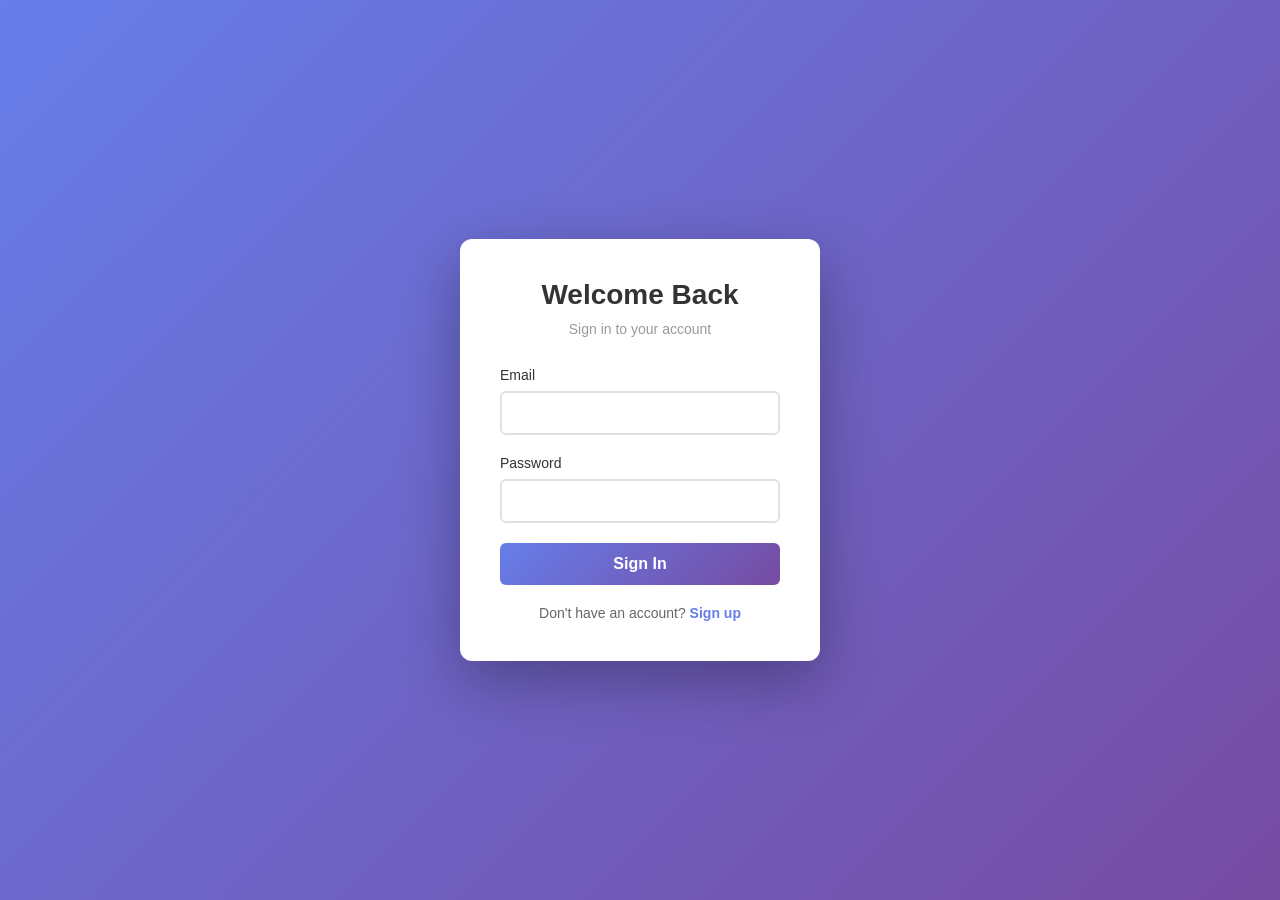
<file: templates/login.html>
<!DOCTYPE html>
<html lang="en">
<head>
    <meta charset="UTF-8">
    <meta name="viewport" content="width=device-width, initial-scale=1.0">
    <title>Login - Inventory Tracker</title>
    <style>
        * {
            margin: 0;
            padding: 0;
            box-sizing: border-box;
        }

        body {
            font-family: -apple-system, BlinkMacSystemFont, 'Segoe UI', Roboto, Oxygen, Ubuntu, Cantarell, sans-serif;
            background: linear-gradient(135deg, #667eea 0%, #764ba2 100%);
            min-height: 100vh;
            display: flex;
            justify-content: center;
            align-items: center;
        }

        .container {
            width: 100%;
            max-width: 400px;
            padding: 20px;
        }

        .card {
            background: white;
            border-radius: 12px;
            box-shadow: 0 20px 60px rgba(0, 0, 0, 0.3);
            padding: 40px;
        }

        h1 {
            text-align: center;
            color: #333;
            margin-bottom: 10px;
            font-size: 28px;
        }

        .subtitle {
            text-align: center;
            color: #999;
            margin-bottom: 30px;
            font-size: 14px;
        }

        .form-group {
            margin-bottom: 20px;
        }

        label {
            display: block;
            margin-bottom: 8px;
            color: #333;
            font-weight: 500;
            font-size: 14px;
        }

        input {
            width: 100%;
            padding: 12px;
            border: 2px solid #e0e0e0;
            border-radius: 6px;
            font-size: 14px;
            transition: border-color 0.3s;
        }

        input:focus {
            outline: none;
            border-color: #667eea;
        }

        button {
            width: 100%;
            padding: 12px;
            background: linear-gradient(135deg, #667eea 0%, #764ba2 100%);
            color: white;
            border: none;
            border-radius: 6px;
            font-size: 16px;
            font-weight: 600;
            cursor: pointer;
            transition: transform 0.2s;
        }

        button:active {
            transform: scale(0.98);
        }

        button:disabled {
            opacity: 0.6;
            cursor: not-allowed;
        }

        .error {
            background: #fee;
            border: 1px solid #fcc;
            color: #c33;
            padding: 12px;
            border-radius: 6px;
            margin-bottom: 20px;
            font-size: 14px;
            display: none;
        }

        .error.show {
            display: block;
        }

        .link {
            text-align: center;
            margin-top: 20px;
            font-size: 14px;
            color: #666;
        }

        .link a {
            color: #667eea;
            text-decoration: none;
            font-weight: 600;
        }

        .loader {
            display: inline-block;
            width: 16px;
            height: 16px;
            border: 2px solid rgba(255, 255, 255, 0.3);
            border-top-color: white;
            border-radius: 50%;
            animation: spin 0.8s linear infinite;
            margin-right: 8px;
        }

        @keyframes spin {
            to { transform: rotate(360deg); }
        }

        .button-content {
            display: flex;
            align-items: center;
            justify-content: center;
        }
    </style>
</head>
<body>
    <div class="container">
        <div class="card">
            <h1>Welcome Back</h1>
            <p class="subtitle">Sign in to your account</p>

            <div class="error" id="errorMessage"></div>

            <form id="loginForm">
                <div class="form-group">
                    <label for="email">Email</label>
                    <input type="email" id="email" name="email" required>
                </div>

                <div class="form-group">
                    <label for="password">Password</label>
                    <input type="password" id="password" name="password" required>
                </div>

                <button type="submit" id="submitBtn">
                    <div class="button-content">
                        <span>Sign In</span>
                    </div>
                </button>
            </form>

            <div class="link">
                Don't have an account? <a href="/signup">Sign up</a>
            </div>
        </div>
    </div>

    <script>
        const form = document.getElementById('loginForm');
        const submitBtn = document.getElementById('submitBtn');
        const errorDiv = document.getElementById('errorMessage');

        form.addEventListener('submit', async (e) => {
            e.preventDefault();
            
            submitBtn.disabled = true;
            submitBtn.innerHTML = '<div class="button-content"><div class="loader"></div>Signing in...</div>';

            try {
                const response = await fetch('/login', {
                    method: 'POST',
                    headers: {
                        'Content-Type': 'application/json'
                    },
                    body: JSON.stringify({
                        email: document.getElementById('email').value,
                        password: document.getElementById('password').value
                    })
                });

                const data = await response.json();

                if (data.success) {
                    window.location.href = data.redirect;
                } else {
                    errorDiv.textContent = data.error || 'Login failed';
                    errorDiv.classList.add('show');
                    submitBtn.disabled = false;
                    submitBtn.innerHTML = '<div class="button-content"><span>Sign In</span></div>';
                }
            } catch (error) {
                errorDiv.textContent = 'An error occurred. Please try again.';
                errorDiv.classList.add('show');
                submitBtn.disabled = false;
                submitBtn.innerHTML = '<div class="button-content"><span>Sign In</span></div>';
            }
        });
    </script>
</body>
</html>
</file>
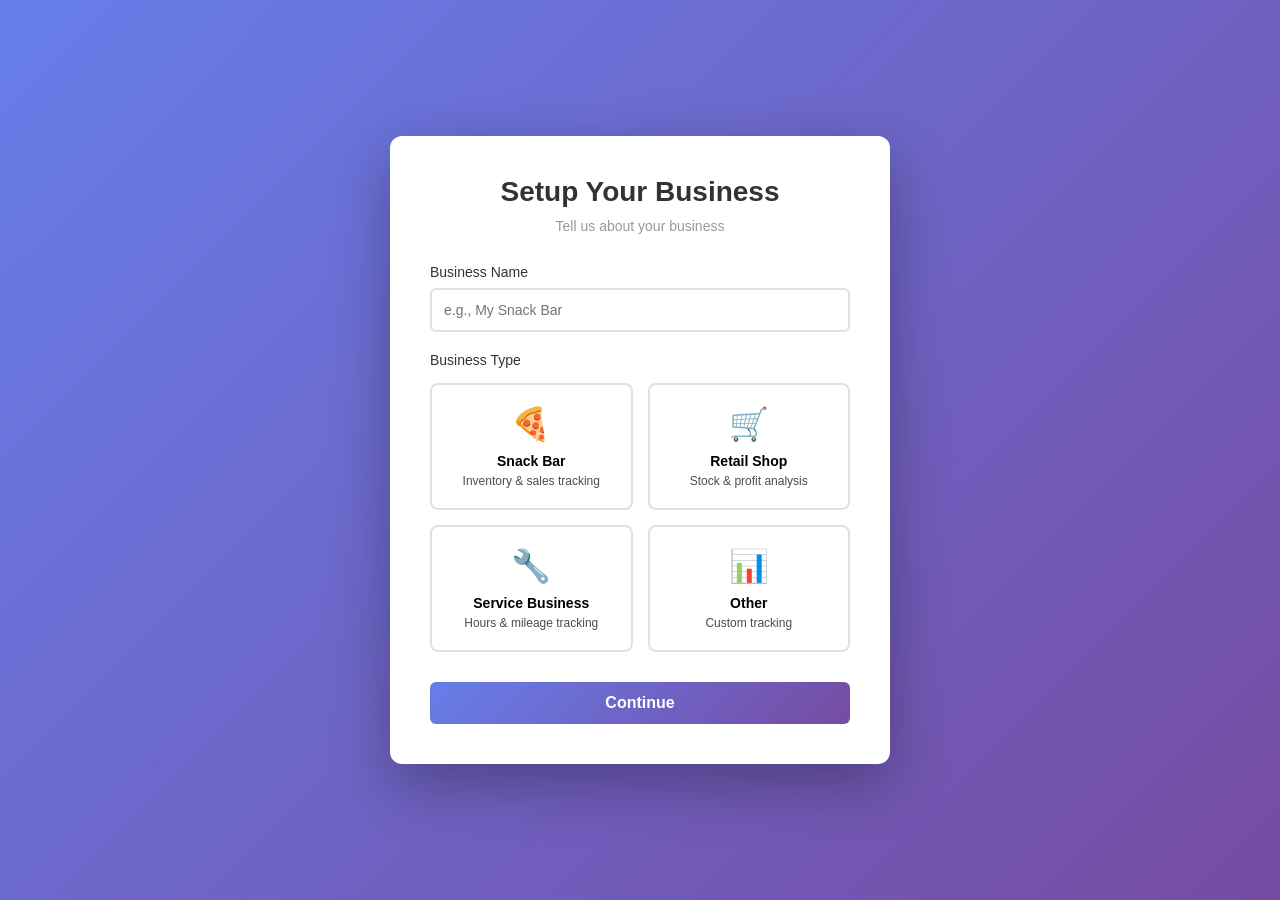
<file: templates/setup_business.html>
<!DOCTYPE html>
<html lang="en">
<head>
    <meta charset="UTF-8">
    <meta name="viewport" content="width=device-width, initial-scale=1.0">
    <title>Setup Business - Inventory Tracker</title>
    <style>
        * {
            margin: 0;
            padding: 0;
            box-sizing: border-box;
        }

        body {
            font-family: -apple-system, BlinkMacSystemFont, 'Segoe UI', Roboto, Oxygen, Ubuntu, Cantarell, sans-serif;
            background: linear-gradient(135deg, #667eea 0%, #764ba2 100%);
            min-height: 100vh;
            display: flex;
            justify-content: center;
            align-items: center;
            padding: 20px;
        }

        .container {
            width: 100%;
            max-width: 500px;
        }

        .card {
            background: white;
            border-radius: 12px;
            box-shadow: 0 20px 60px rgba(0, 0, 0, 0.3);
            padding: 40px;
        }

        h1 {
            text-align: center;
            color: #333;
            margin-bottom: 10px;
            font-size: 28px;
        }

        .subtitle {
            text-align: center;
            color: #999;
            margin-bottom: 30px;
            font-size: 14px;
        }

        .form-group {
            margin-bottom: 20px;
        }

        label {
            display: block;
            margin-bottom: 8px;
            color: #333;
            font-weight: 500;
            font-size: 14px;
        }

        input, select {
            width: 100%;
            padding: 12px;
            border: 2px solid #e0e0e0;
            border-radius: 6px;
            font-size: 14px;
            transition: border-color 0.3s;
            font-family: inherit;
        }

        input:focus, select:focus {
            outline: none;
            border-color: #667eea;
        }

        .business-types {
            display: grid;
            grid-template-columns: 1fr 1fr;
            gap: 15px;
            margin-bottom: 30px;
        }

        .business-type-btn {
            padding: 20px;
            border: 2px solid #e0e0e0;
            border-radius: 8px;
            background: white;
            cursor: pointer;
            transition: all 0.3s;
            text-align: center;
        }

        .business-type-btn:hover {
            border-color: #667eea;
            background: #f8f9ff;
        }

        .business-type-btn.selected {
            border-color: #667eea;
            background: #667eea;
            color: white;
        }

        .business-type-icon {
            font-size: 32px;
            margin-bottom: 10px;
        }

        .business-type-name {
            font-weight: 600;
            font-size: 14px;
            margin-bottom: 5px;
        }

        .business-type-desc {
            font-size: 12px;
            opacity: 0.7;
        }

        .business-type-btn.selected .business-type-desc {
            opacity: 0.9;
        }

        button {
            width: 100%;
            padding: 12px;
            background: linear-gradient(135deg, #667eea 0%, #764ba2 100%);
            color: white;
            border: none;
            border-radius: 6px;
            font-size: 16px;
            font-weight: 600;
            cursor: pointer;
            transition: transform 0.2s;
        }

        button:active {
            transform: scale(0.98);
        }

        button:disabled {
            opacity: 0.6;
            cursor: not-allowed;
        }

        .error {
            background: #fee;
            border: 1px solid #fcc;
            color: #c33;
            padding: 12px;
            border-radius: 6px;
            margin-bottom: 20px;
            font-size: 14px;
            display: none;
        }

        .error.show {
            display: block;
        }

        .loader {
            display: inline-block;
            width: 16px;
            height: 16px;
            border: 2px solid rgba(255, 255, 255, 0.3);
            border-top-color: white;
            border-radius: 50%;
            animation: spin 0.8s linear infinite;
            margin-right: 8px;
        }

        @keyframes spin {
            to { transform: rotate(360deg); }
        }

        .button-content {
            display: flex;
            align-items: center;
            justify-content: center;
        }
    </style>
</head>
<body>
    <div class="container">
        <div class="card">
            <h1>Setup Your Business</h1>
            <p class="subtitle">Tell us about your business</p>

            <div class="error" id="errorMessage"></div>

            <form id="setupForm">
                <div class="form-group">
                    <label for="businessName">Business Name</label>
                    <input type="text" id="businessName" name="businessName" placeholder="e.g., My Snack Bar" required>
                </div>

                <label style="margin-bottom: 15px; display: block;">Business Type</label>
                <div class="business-types">
                    <div class="business-type-btn" data-type="snack_bar">
                        <div class="business-type-icon">🍕</div>
                        <div class="business-type-name">Snack Bar</div>
                        <div class="business-type-desc">Inventory & sales tracking</div>
                    </div>
                    <div class="business-type-btn" data-type="retail">
                        <div class="business-type-icon">🛒</div>
                        <div class="business-type-name">Retail Shop</div>
                        <div class="business-type-desc">Stock & profit analysis</div>
                    </div>
                    <div class="business-type-btn" data-type="service">
                        <div class="business-type-icon">🔧</div>
                        <div class="business-type-name">Service Business</div>
                        <div class="business-type-desc">Hours & mileage tracking</div>
                    </div>
                    <div class="business-type-btn" data-type="other">
                        <div class="business-type-icon">📊</div>
                        <div class="business-type-name">Other</div>
                        <div class="business-type-desc">Custom tracking</div>
                    </div>
                </div>

                <input type="hidden" id="businessType" name="businessType" required>

                <button type="submit" id="submitBtn">
                    <div class="button-content">
                        <span>Continue</span>
                    </div>
                </button>
            </form>
        </div>
    </div>

    <script>
        const businessTypeButtons = document.querySelectorAll('.business-type-btn');
        const businessTypeInput = document.getElementById('businessType');
        const form = document.getElementById('setupForm');
        const submitBtn = document.getElementById('submitBtn');
        const errorDiv = document.getElementById('errorMessage');

        businessTypeButtons.forEach(btn => {
            btn.addEventListener('click', () => {
                businessTypeButtons.forEach(b => b.classList.remove('selected'));
                btn.classList.add('selected');
                businessTypeInput.value = btn.dataset.type;
            });
        });

        form.addEventListener('submit', async (e) => {
            e.preventDefault();

            if (!businessTypeInput.value) {
                errorDiv.textContent = 'Please select a business type';
                errorDiv.classList.add('show');
                return;
            }

            submitBtn.disabled = true;
            submitBtn.innerHTML = '<div class="button-content"><div class="loader"></div>Setting up...</div>';

            try {
                const response = await fetch('/setup-business', {
                    method: 'POST',
                    headers: {
                        'Content-Type': 'application/json'
                    },
                    body: JSON.stringify({
                        business_name: document.getElementById('businessName').value,
                        business_type: businessTypeInput.value
                    })
                });

                const data = await response.json();

                if (data.success) {
                    window.location.href = data.redirect;
                } else {
                    errorDiv.textContent = data.error || 'Setup failed';
                    errorDiv.classList.add('show');
                    submitBtn.disabled = false;
                    submitBtn.innerHTML = '<div class="button-content"><span>Continue</span></div>';
                }
            } catch (error) {
                errorDiv.textContent = 'An error occurred. Please try again.';
                errorDiv.classList.add('show');
                submitBtn.disabled = false;
                submitBtn.innerHTML = '<div class="button-content"><span>Continue</span></div>';
            }
        });
    </script>
</body>
</html>
</file>
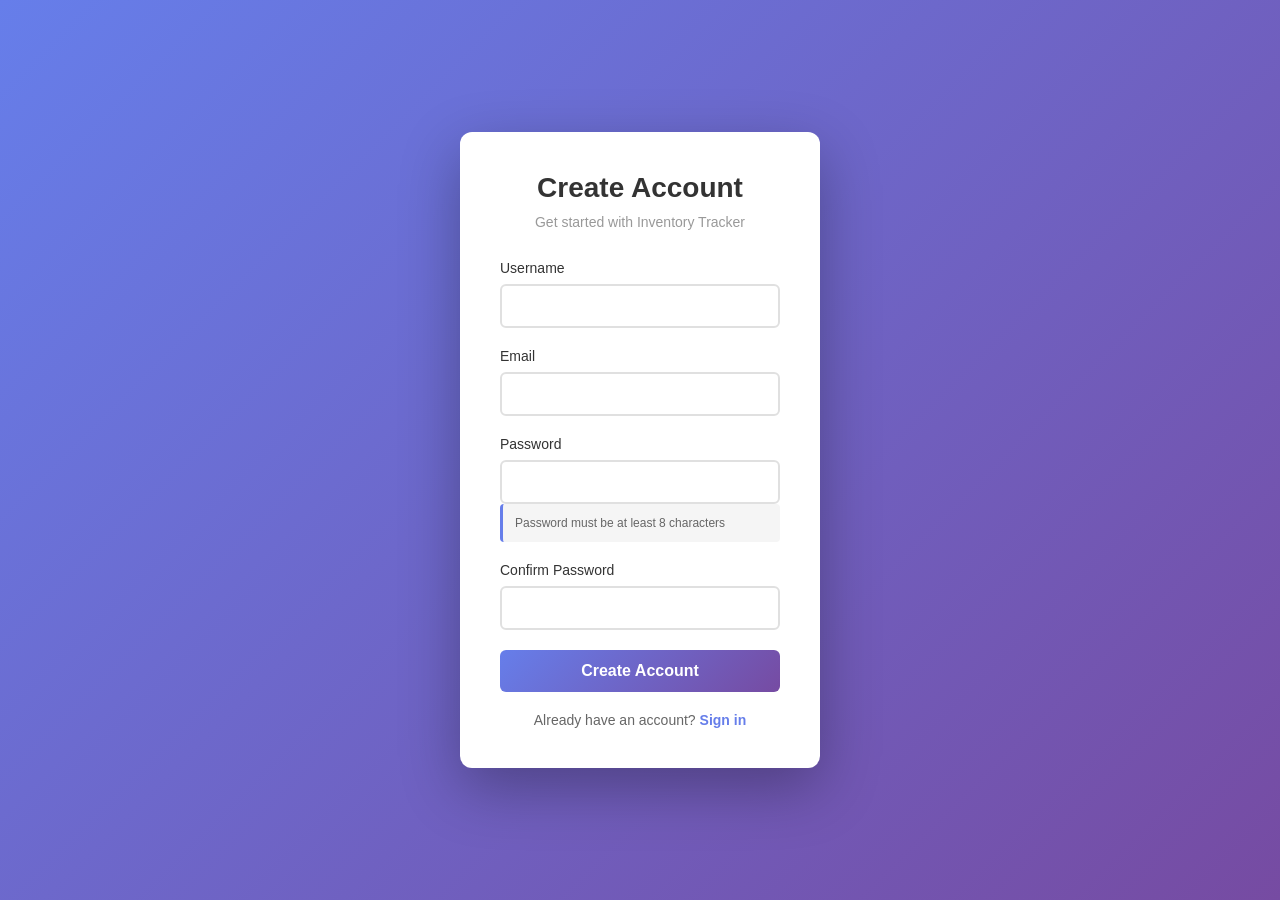
<file: templates/signup.html>
<!DOCTYPE html>
<html lang="en">
<head>
    <meta charset="UTF-8">
    <meta name="viewport" content="width=device-width, initial-scale=1.0">
    <title>Sign Up - Inventory Tracker</title>
    <style>
        * {
            margin: 0;
            padding: 0;
            box-sizing: border-box;
        }

        body {
            font-family: -apple-system, BlinkMacSystemFont, 'Segoe UI', Roboto, Oxygen, Ubuntu, Cantarell, sans-serif;
            background: linear-gradient(135deg, #667eea 0%, #764ba2 100%);
            min-height: 100vh;
            display: flex;
            justify-content: center;
            align-items: center;
        }

        .container {
            width: 100%;
            max-width: 400px;
            padding: 20px;
        }

        .card {
            background: white;
            border-radius: 12px;
            box-shadow: 0 20px 60px rgba(0, 0, 0, 0.3);
            padding: 40px;
        }

        h1 {
            text-align: center;
            color: #333;
            margin-bottom: 10px;
            font-size: 28px;
        }

        .subtitle {
            text-align: center;
            color: #999;
            margin-bottom: 30px;
            font-size: 14px;
        }

        .form-group {
            margin-bottom: 20px;
        }

        label {
            display: block;
            margin-bottom: 8px;
            color: #333;
            font-weight: 500;
            font-size: 14px;
        }

        input {
            width: 100%;
            padding: 12px;
            border: 2px solid #e0e0e0;
            border-radius: 6px;
            font-size: 14px;
            transition: border-color 0.3s;
        }

        input:focus {
            outline: none;
            border-color: #667eea;
        }

        button {
            width: 100%;
            padding: 12px;
            background: linear-gradient(135deg, #667eea 0%, #764ba2 100%);
            color: white;
            border: none;
            border-radius: 6px;
            font-size: 16px;
            font-weight: 600;
            cursor: pointer;
            transition: transform 0.2s;
        }

        button:active {
            transform: scale(0.98);
        }

        button:disabled {
            opacity: 0.6;
            cursor: not-allowed;
        }

        .error {
            background: #fee;
            border: 1px solid #fcc;
            color: #c33;
            padding: 12px;
            border-radius: 6px;
            margin-bottom: 20px;
            font-size: 14px;
            display: none;
        }

        .error.show {
            display: block;
        }

        .link {
            text-align: center;
            margin-top: 20px;
            font-size: 14px;
            color: #666;
        }

        .link a {
            color: #667eea;
            text-decoration: none;
            font-weight: 600;
        }

        .password-requirements {
            background: #f5f5f5;
            border-left: 3px solid #667eea;
            padding: 12px;
            border-radius: 4px;
            font-size: 12px;
            color: #666;
            margin-bottom: 20px;
        }

        .loader {
            display: inline-block;
            width: 16px;
            height: 16px;
            border: 2px solid rgba(255, 255, 255, 0.3);
            border-top-color: white;
            border-radius: 50%;
            animation: spin 0.8s linear infinite;
            margin-right: 8px;
        }

        @keyframes spin {
            to { transform: rotate(360deg); }
        }

        .button-content {
            display: flex;
            align-items: center;
            justify-content: center;
        }
    </style>
</head>
<body>
    <div class="container">
        <div class="card">
            <h1>Create Account</h1>
            <p class="subtitle">Get started with Inventory Tracker</p>

            <div class="error" id="errorMessage"></div>

            <form id="signupForm">
                <div class="form-group">
                    <label for="username">Username</label>
                    <input type="text" id="username" name="username" required>
                </div>

                <div class="form-group">
                    <label for="email">Email</label>
                    <input type="email" id="email" name="email" required>
                </div>

                <div class="form-group">
                    <label for="password">Password</label>
                    <input type="password" id="password" name="password" required>
                    <div class="password-requirements">
                        Password must be at least 8 characters
                    </div>
                </div>

                <div class="form-group">
                    <label for="confirmPassword">Confirm Password</label>
                    <input type="password" id="confirmPassword" name="confirmPassword" required>
                </div>

                <button type="submit" id="submitBtn">
                    <div class="button-content">
                        <span>Create Account</span>
                    </div>
                </button>
            </form>

            <div class="link">
                Already have an account? <a href="/login">Sign in</a>
            </div>
        </div>
    </div>

    <script>
        const form = document.getElementById('signupForm');
        const submitBtn = document.getElementById('submitBtn');
        const errorDiv = document.getElementById('errorMessage');

        form.addEventListener('submit', async (e) => {
            e.preventDefault();
            
            const password = document.getElementById('password').value;
            const confirmPassword = document.getElementById('confirmPassword').value;

            if (password !== confirmPassword) {
                errorDiv.textContent = 'Passwords do not match';
                errorDiv.classList.add('show');
                return;
            }

            if (password.length < 8) {
                errorDiv.textContent = 'Password must be at least 8 characters';
                errorDiv.classList.add('show');
                return;
            }
            
            submitBtn.disabled = true;
            submitBtn.innerHTML = '<div class="button-content"><div class="loader"></div>Creating account...</div>';

            try {
                const response = await fetch('/signup', {
                    method: 'POST',
                    headers: {
                        'Content-Type': 'application/json'
                    },
                    body: JSON.stringify({
                        username: document.getElementById('username').value,
                        email: document.getElementById('email').value,
                        password: password,
                        confirm_password: confirmPassword
                    })
                });

                const data = await response.json();

                if (data.success) {
                    window.location.href = data.redirect;
                } else {
                    errorDiv.textContent = data.error || 'Signup failed';
                    errorDiv.classList.add('show');
                    submitBtn.disabled = false;
                    submitBtn.innerHTML = '<div class="button-content"><span>Create Account</span></div>';
                }
            } catch (error) {
                errorDiv.textContent = 'An error occurred. Please try again.';
                errorDiv.classList.add('show');
                submitBtn.disabled = false;
                submitBtn.innerHTML = '<div class="button-content"><span>Create Account</span></div>';
            }
        });
    </script>
</body>
</html>
</file>
